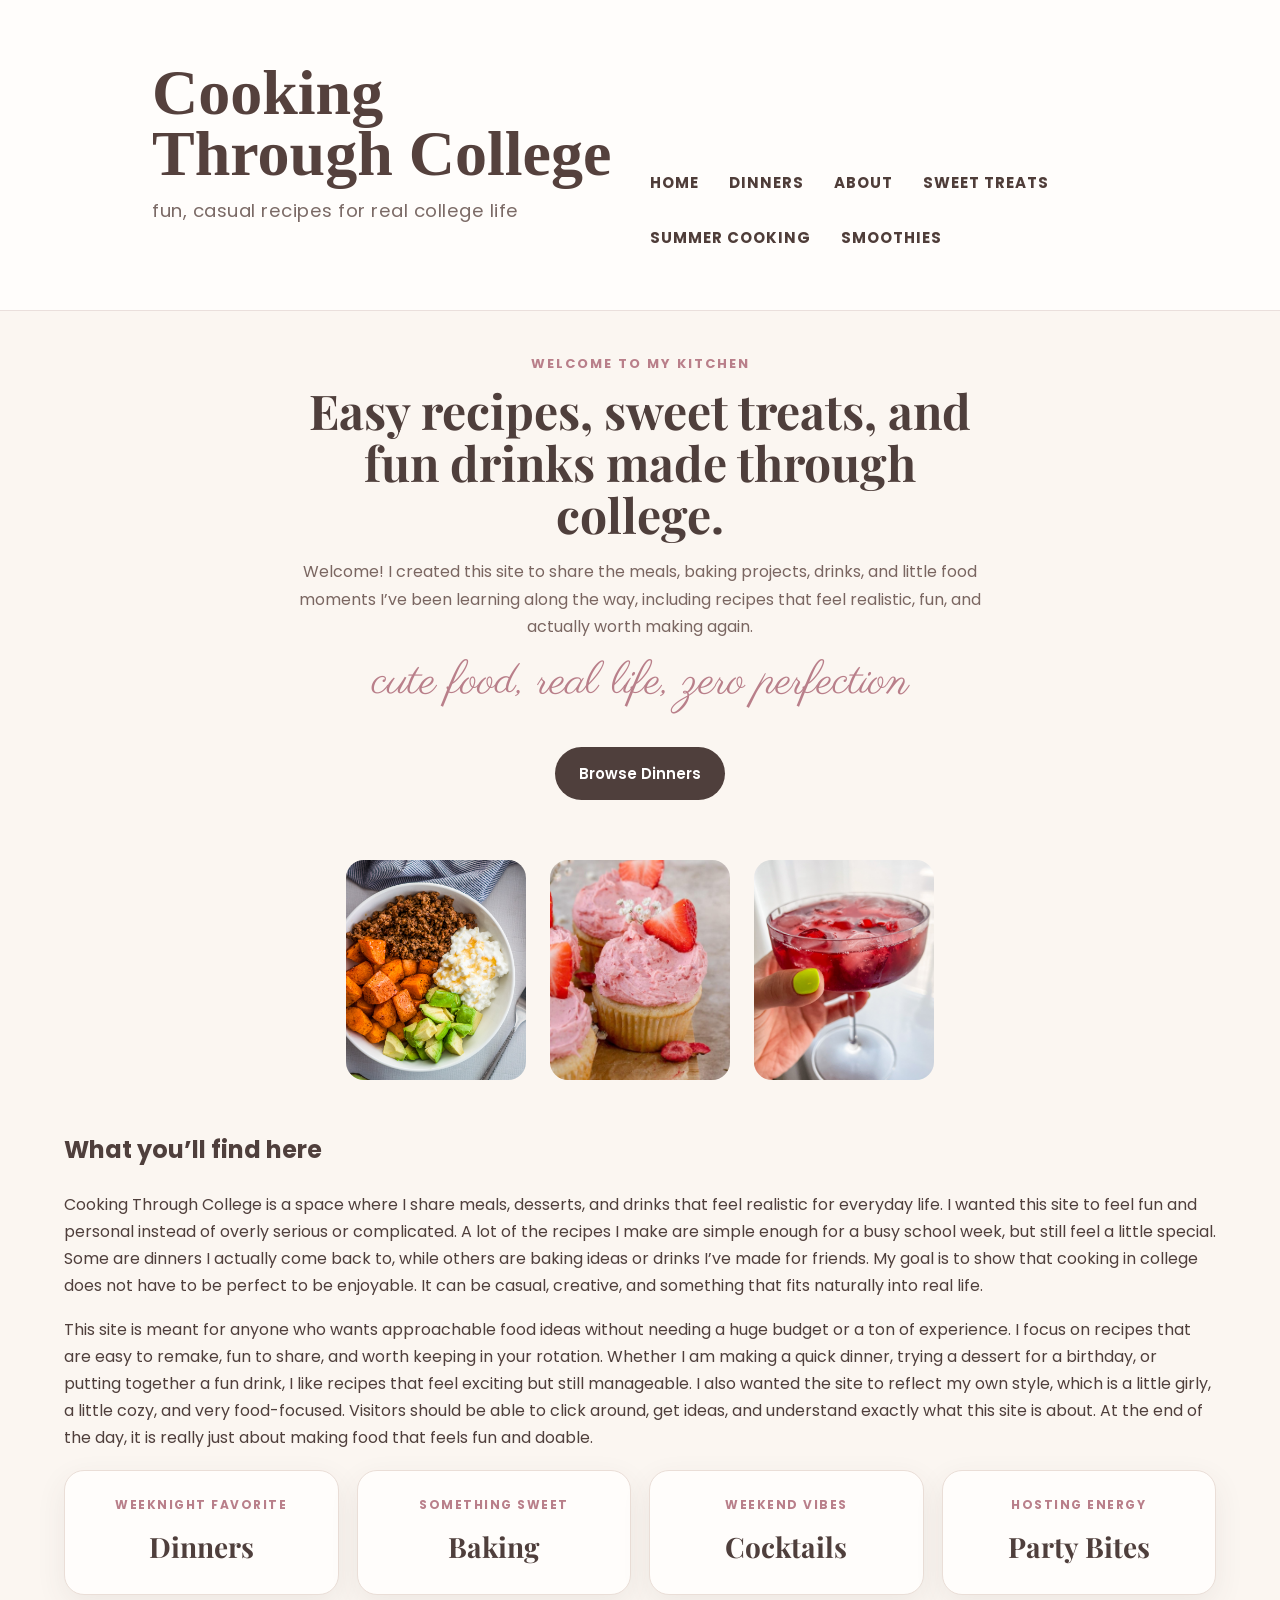
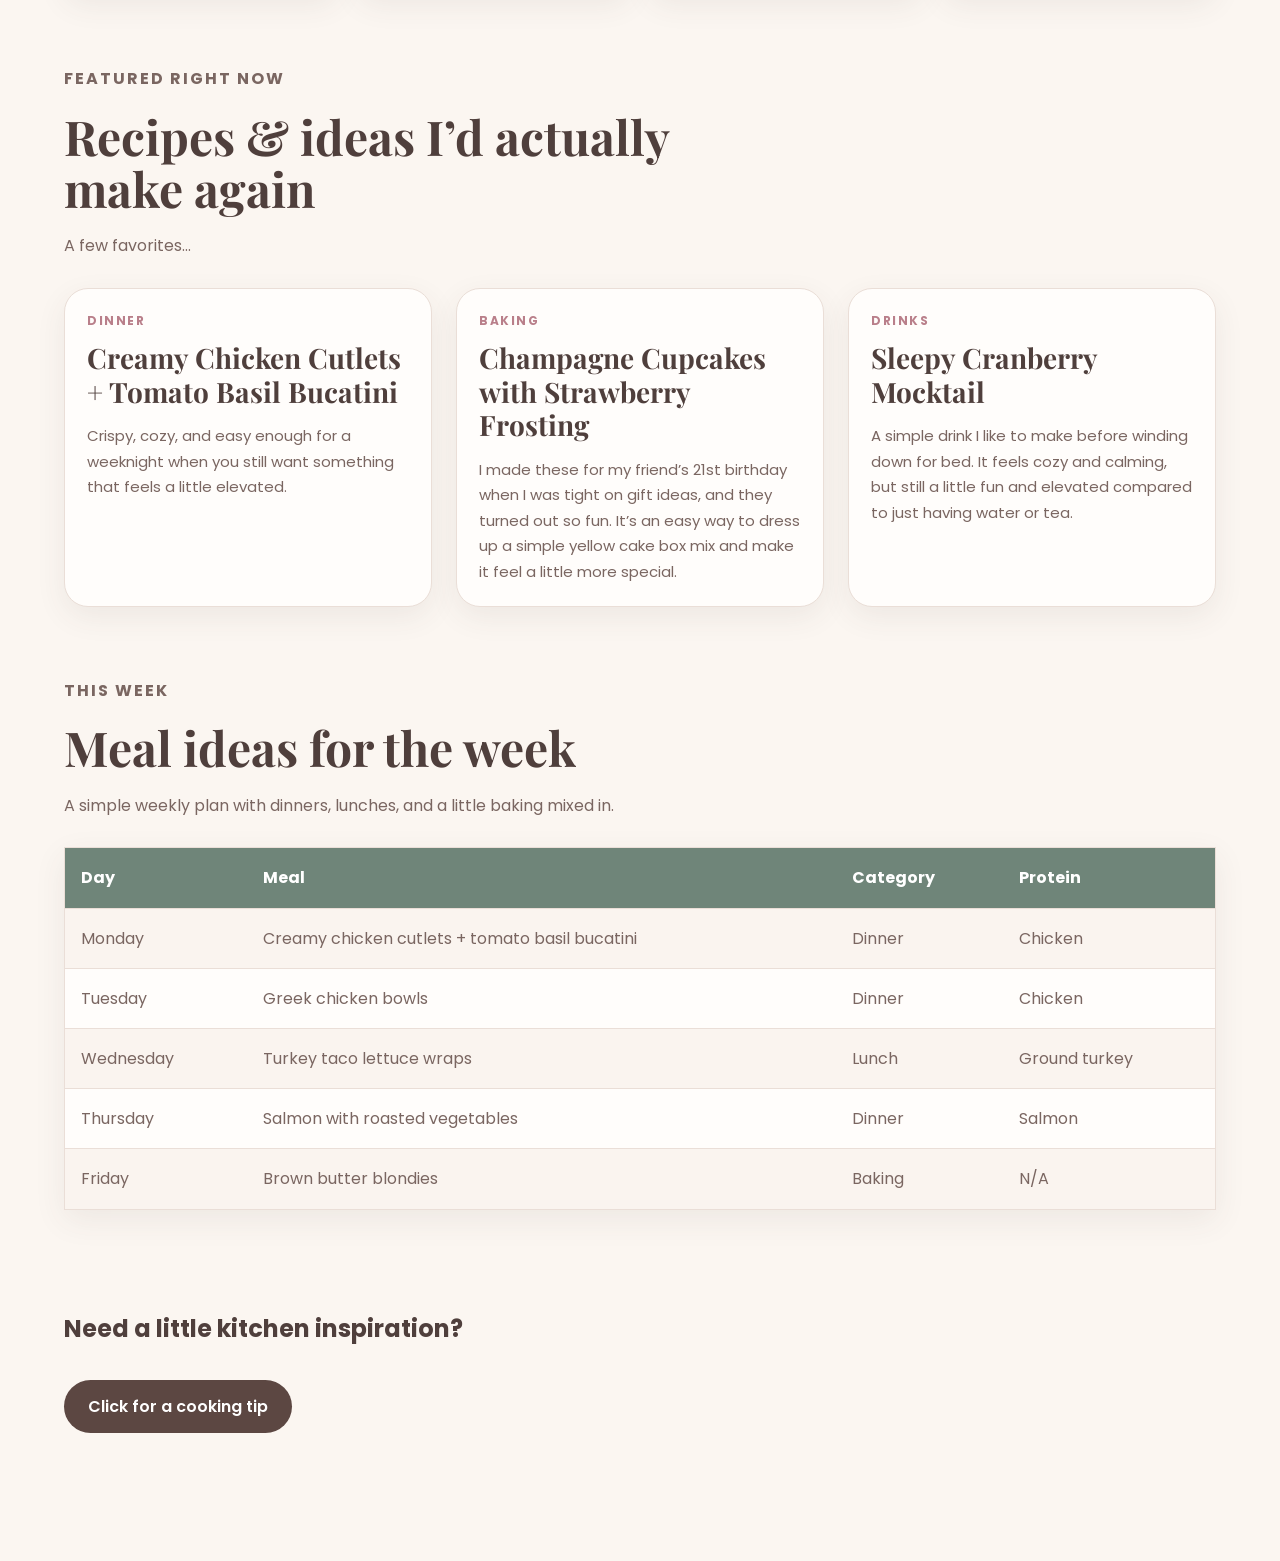
<file: index.html>
<!DOCTYPE html>
<html lang="en">
<head>
  <meta charset="UTF-8">
  <meta name="viewport" content="width=device-width, initial-scale=1.0">
  <title>Cooking Through College</title>

  <link rel="preconnect" href="https://fonts.googleapis.com">
  <link rel="preconnect" href="https://fonts.gstatic.com" crossorigin>
  <link href="https://fonts.googleapis.com/css2?family=Parisienne&family=Playfair+Display:wght@600;700&family=Poppins:wght@300;400;500;600;700&display=swap" rel="stylesheet">

  <link rel="stylesheet" href="styles.css">
</head>
<body>

  <header class="site-header">
    <div class="nav-wrap">
      <div class="logo-area">
        <h1>Cooking Through College</h1>
        <p class="tagline">fun, casual recipes for real college life</p>
      </div>

     <nav>
  <a href="index.html">Home</a>
  <a href="dinners.html">Dinners</a>
  <a href="about.html">About</a>
  <a href="materialize.html">Sweet Treats</a>
  <a href="jquery.html">Summer Cooking</a>
  <a href="bootstrap.html">Smoothies</a>
</nav>
    </div>
  </header>

  <main>
    <section class="hero">
      <div class="hero-text">
        <p class="eyebrow">WELCOME TO MY KITCHEN</p>
        <h2>Easy recipes, sweet treats, and fun drinks made through college.</h2>
        <p class="hero-description">
          Welcome! I created this site to share the meals, baking projects, drinks, and
          little food moments I’ve been learning along the way, including recipes
          that feel realistic, fun, and actually worth making again.
        </p>
        <p class="script-line">cute food, real life, zero perfection</p>
        <a class="hero-button" href="dinners.html">Browse Dinners</a>
      </div>
    </section>

    <section class="home-gallery">
      <img src="images/dinner.jpg" alt="Ground beef bowl with sweet potatoes and avocado">
      <img src="images/cupcakes.jpg" alt="Champagne cupcakes with strawberry frosting">
      <img src="images/mocktail.jpg" alt="Sleepy cranberry mocktail">
    </section>

    <section class="home-intro">
      <h2>What you’ll find here</h2>
      <p>
        Cooking Through College is a space where I share meals, desserts, and drinks that feel realistic for everyday life.
        I wanted this site to feel fun and personal instead of overly serious or complicated.
        A lot of the recipes I make are simple enough for a busy school week, but still feel a little special.
        Some are dinners I actually come back to, while others are baking ideas or drinks I’ve made for friends.
        My goal is to show that cooking in college does not have to be perfect to be enjoyable.
        It can be casual, creative, and something that fits naturally into real life.
      </p>

      <p>
        This site is meant for anyone who wants approachable food ideas without needing a huge budget or a ton of experience.
        I focus on recipes that are easy to remake, fun to share, and worth keeping in your rotation.
        Whether I am making a quick dinner, trying a dessert for a birthday, or putting together a fun drink, I like recipes that feel exciting but still manageable.
        I also wanted the site to reflect my own style, which is a little girly, a little cozy, and very food-focused.
        Visitors should be able to click around, get ideas, and understand exactly what this site is about.
        At the end of the day, it is really just about making food that feels fun and doable.
      </p>
    </section>

    <section class="category-preview">
      <div class="category-card">
        <p class="category-label">WEEKNIGHT FAVORITE</p>
        <h3>Dinners</h3>
      </div>

      <div class="category-card">
        <p class="category-label">SOMETHING SWEET</p>
        <h3>Baking</h3>
      </div>

      <div class="category-card">
        <p class="category-label">WEEKEND VIBES</p>
        <h3>Cocktails</h3>
      </div>

      <div class="category-card">
        <p class="category-label">HOSTING ENERGY</p>
        <h3>Party Bites</h3>
      </div>
    </section>

    <section class="featured-recipes">
      <div class="section-heading">
        <p class="eyebrow">FEATURED RIGHT NOW</p>
        <h2>Recipes & ideas I’d actually make again</h2>
        <p>A few favorites...</p>
      </div>

      <div class="recipe-grid">
        <article class="recipe-card">
          <div class="recipe-card-content">
            <p class="recipe-type">DINNER</p>
            <h3>Creamy Chicken Cutlets + Tomato Basil Bucatini</h3>
            <p>
              Crispy, cozy, and easy enough for a weeknight when you still want
              something that feels a little elevated.
            </p>
          </div>
        </article>

        <article class="recipe-card">
          <div class="recipe-card-content">
            <p class="recipe-type">BAKING</p>
            <h3>Champagne Cupcakes with Strawberry Frosting</h3>
            <p>
              I made these for my friend’s 21st birthday when I was tight on gift ideas, and they turned out so fun.
              It’s an easy way to dress up a simple yellow cake box mix and make it feel a little more special.
            </p>
          </div>
        </article>

        <article class="recipe-card">
          <div class="recipe-card-content">
            <p class="recipe-type">DRINKS</p>
            <h3>Sleepy Cranberry Mocktail</h3>
            <p>
              A simple drink I like to make before winding down for bed. It feels cozy and calming,
              but still a little fun and elevated compared to just having water or tea.
            </p>
          </div>
        </article>
      </div>
    </section>

    <section class="week-section">
      <div class="section-heading">
        <p class="eyebrow">THIS WEEK</p>
        <h2>Meal ideas for the week</h2>
        <p>
          A simple weekly plan with dinners, lunches, and a little baking mixed in.
        </p>
      </div>

      <table>
        <tr>
          <th>Day</th>
          <th>Meal</th>
          <th>Category</th>
          <th>Protein</th>
        </tr>
        <tr>
          <td>Monday</td>
          <td>Creamy chicken cutlets + tomato basil bucatini</td>
          <td>Dinner</td>
          <td>Chicken</td>
        </tr>
        <tr>
          <td>Tuesday</td>
          <td>Greek chicken bowls</td>
          <td>Dinner</td>
          <td>Chicken</td>
        </tr>
        <tr>
          <td>Wednesday</td>
          <td>Turkey taco lettuce wraps</td>
          <td>Lunch</td>
          <td>Ground turkey</td>
        </tr>
        <tr>
          <td>Thursday</td>
          <td>Salmon with roasted vegetables</td>
          <td>Dinner</td>
          <td>Salmon</td>
        </tr>
        <tr>
          <td>Friday</td>
          <td>Brown butter blondies</td>
          <td>Baking</td>
          <td>N/A</td>
        </tr>
      </table>
    </section>

    <section class="kitchen-tip">
      <h2>Need a little kitchen inspiration?</h2>
      <button onclick="showTip()">Click for a cooking tip</button>
      <p id="tip-message"></p>
    </section>
  </main>

  <script>
    function showTip() {
      document.getElementById("tip-message").innerHTML =
        "Start with simple recipes you’ll actually make again—easy food is still good food.";
    }
  </script>

</body>
</html>
</file>
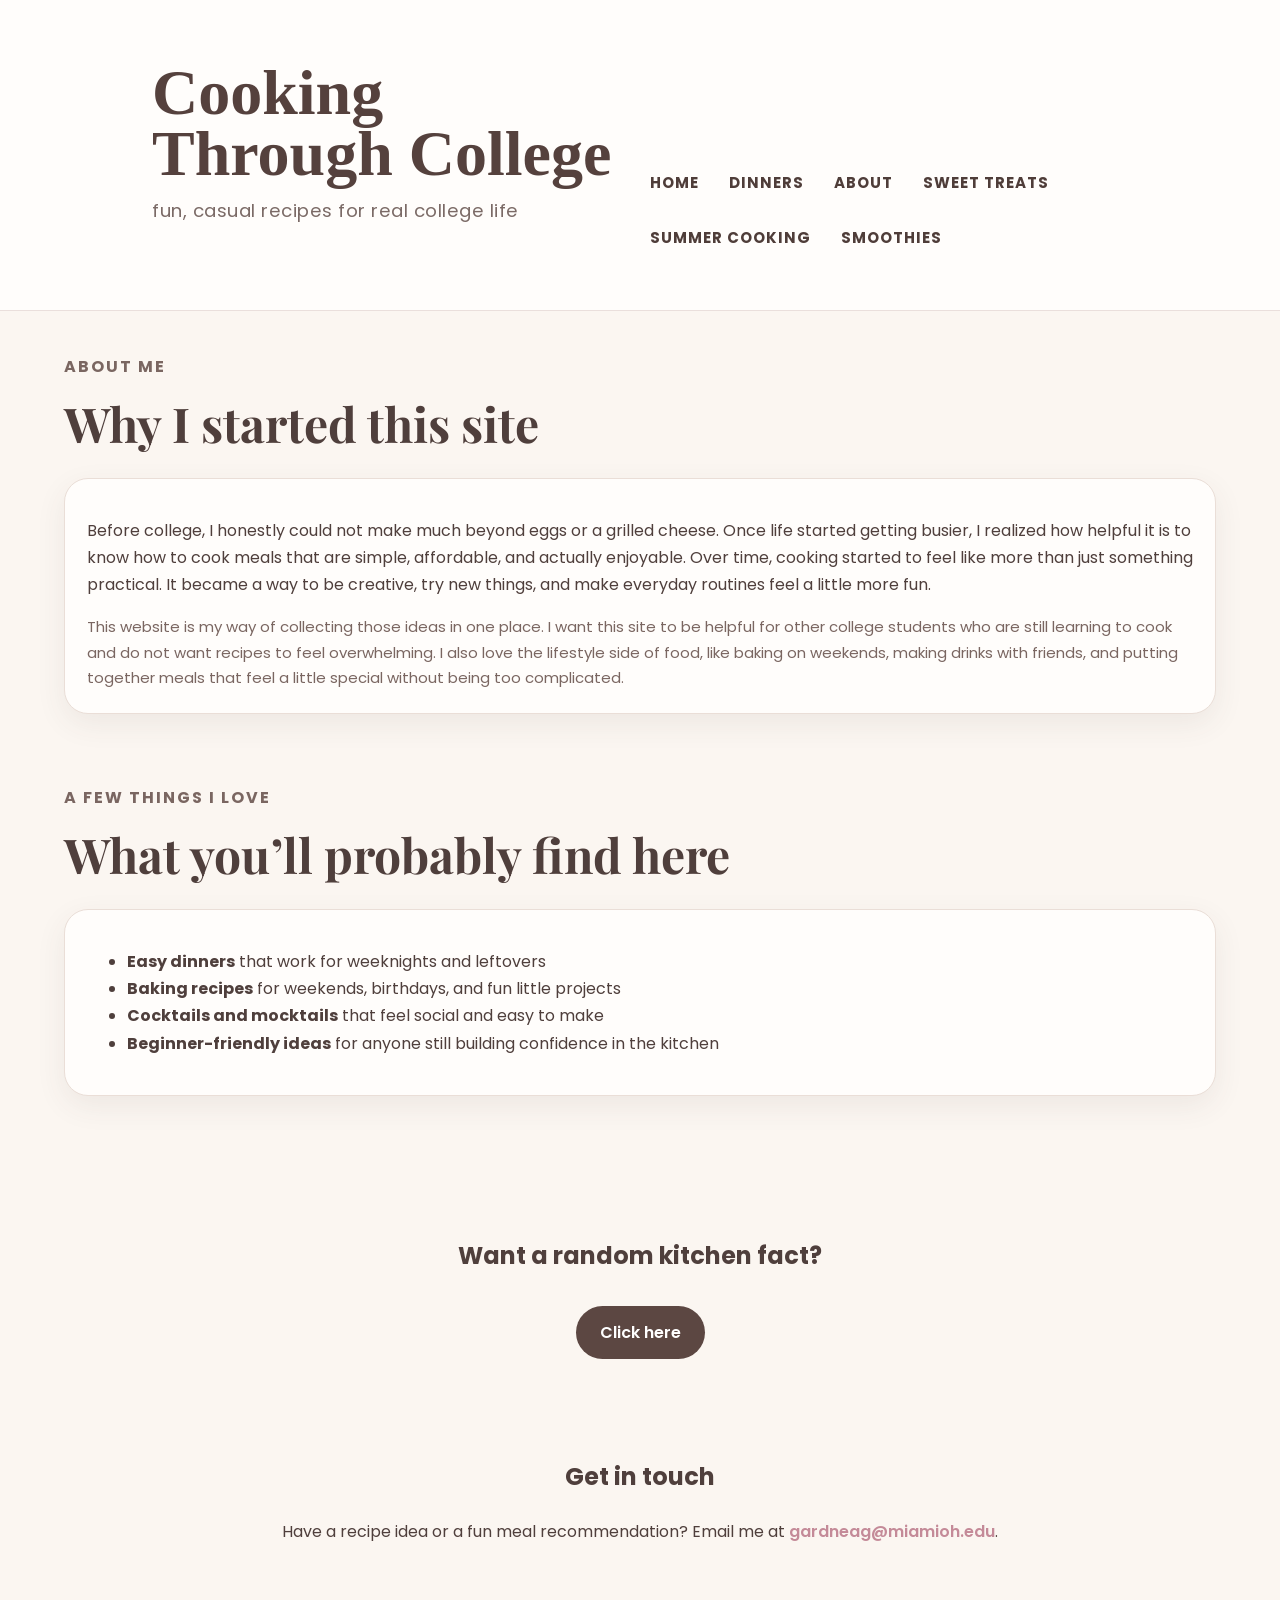
<file: about.html>
<!DOCTYPE html>
<html lang="en">
<head>
  <meta charset="UTF-8">
  <meta name="viewport" content="width=device-width, initial-scale=1.0">
  <title>About | Cooking Through College</title>

  <link rel="preconnect" href="https://fonts.googleapis.com">
  <link rel="preconnect" href="https://fonts.gstatic.com" crossorigin>
  <link href="https://fonts.googleapis.com/css2?family=Parisienne&family=Playfair+Display:wght@600;700&family=Poppins:wght@300;400;500;600;700&display=swap" rel="stylesheet">

  <link rel="stylesheet" href="styles.css">
</head>
<body>

  <header class="site-header">
    <div class="nav-wrap">
      <div class="logo-area">
        <h1>Cooking Through College</h1>
        <p class="tagline">fun, casual recipes for real college life</p>
      </div>
<nav>
  <a href="index.html">Home</a>
  <a href="dinners.html">Dinners</a>
  <a href="about.html">About</a>
  <a href="materialize.html">Sweet Treats</a>
  <a href="jquery.html">Summer Cooking</a>
  <a href="bootstrap.html">Smoothies</a>
</nav>
    </div>
  </header>

  <main>
    <section class="section-heading">
      <p class="eyebrow">ABOUT ME</p>
      <h2>Why I started this site</h2>
    </section>

    <section class="featured-recipes">
      <article class="recipe-card">
        <div class="recipe-card-content">
          <p>
            Before college, I honestly could not make much beyond eggs or a grilled cheese.
            Once life started getting busier, I realized how helpful it is to know how to
            cook meals that are simple, affordable, and actually enjoyable. Over time,
            cooking started to feel like more than just something practical. It became a way
            to be creative, try new things, and make everyday routines feel a little more fun.
          </p>

          <p>
            This website is my way of collecting those ideas in one place. I want this site
            to be helpful for other college students who are still learning to cook and do
            not want recipes to feel overwhelming. I also love the lifestyle side of food,
            like baking on weekends, making drinks with friends, and putting together meals
            that feel a little special without being too complicated.
          </p>
        </div>
      </article>
    </section>

    <aside class="featured-recipes">
      <div class="section-heading">
        <p class="eyebrow">A FEW THINGS I LOVE</p>
        <h2>What you’ll probably find here</h2>
      </div>

      <article class="recipe-card">
        <div class="recipe-card-content">
          <ul>
            <li><strong>Easy dinners</strong> that work for weeknights and leftovers</li>
            <li><strong>Baking recipes</strong> for weekends, birthdays, and fun little projects</li>
            <li><strong>Cocktails and mocktails</strong> that feel social and easy to make</li>
            <li><strong>Beginner-friendly ideas</strong> for anyone still building confidence in the kitchen</li>
          </ul>
        </div>
      </article>
    </aside>

    <section class="about-fun">
      <h2>Want a random kitchen fact?</h2>
      <button onclick="showFact()">Click here</button>
      <p id="fun-fact"></p>
    </section>

    <section class="contact-preview">
      <h2>Get in touch</h2>
      <p>
        Have a recipe idea or a fun meal recommendation? Email me at
        <a href="mailto:gardneag@miamioh.edu">gardneag@miamioh.edu</a>.
      </p>
    </section>
  </main>

  <script>
    function showFact() {
      document.getElementById("fun-fact").innerHTML =
        "One of my favorite parts of cooking is finding simple recipes that still feel a little special.";
    }
  </script>
</body>
</html>
</file>
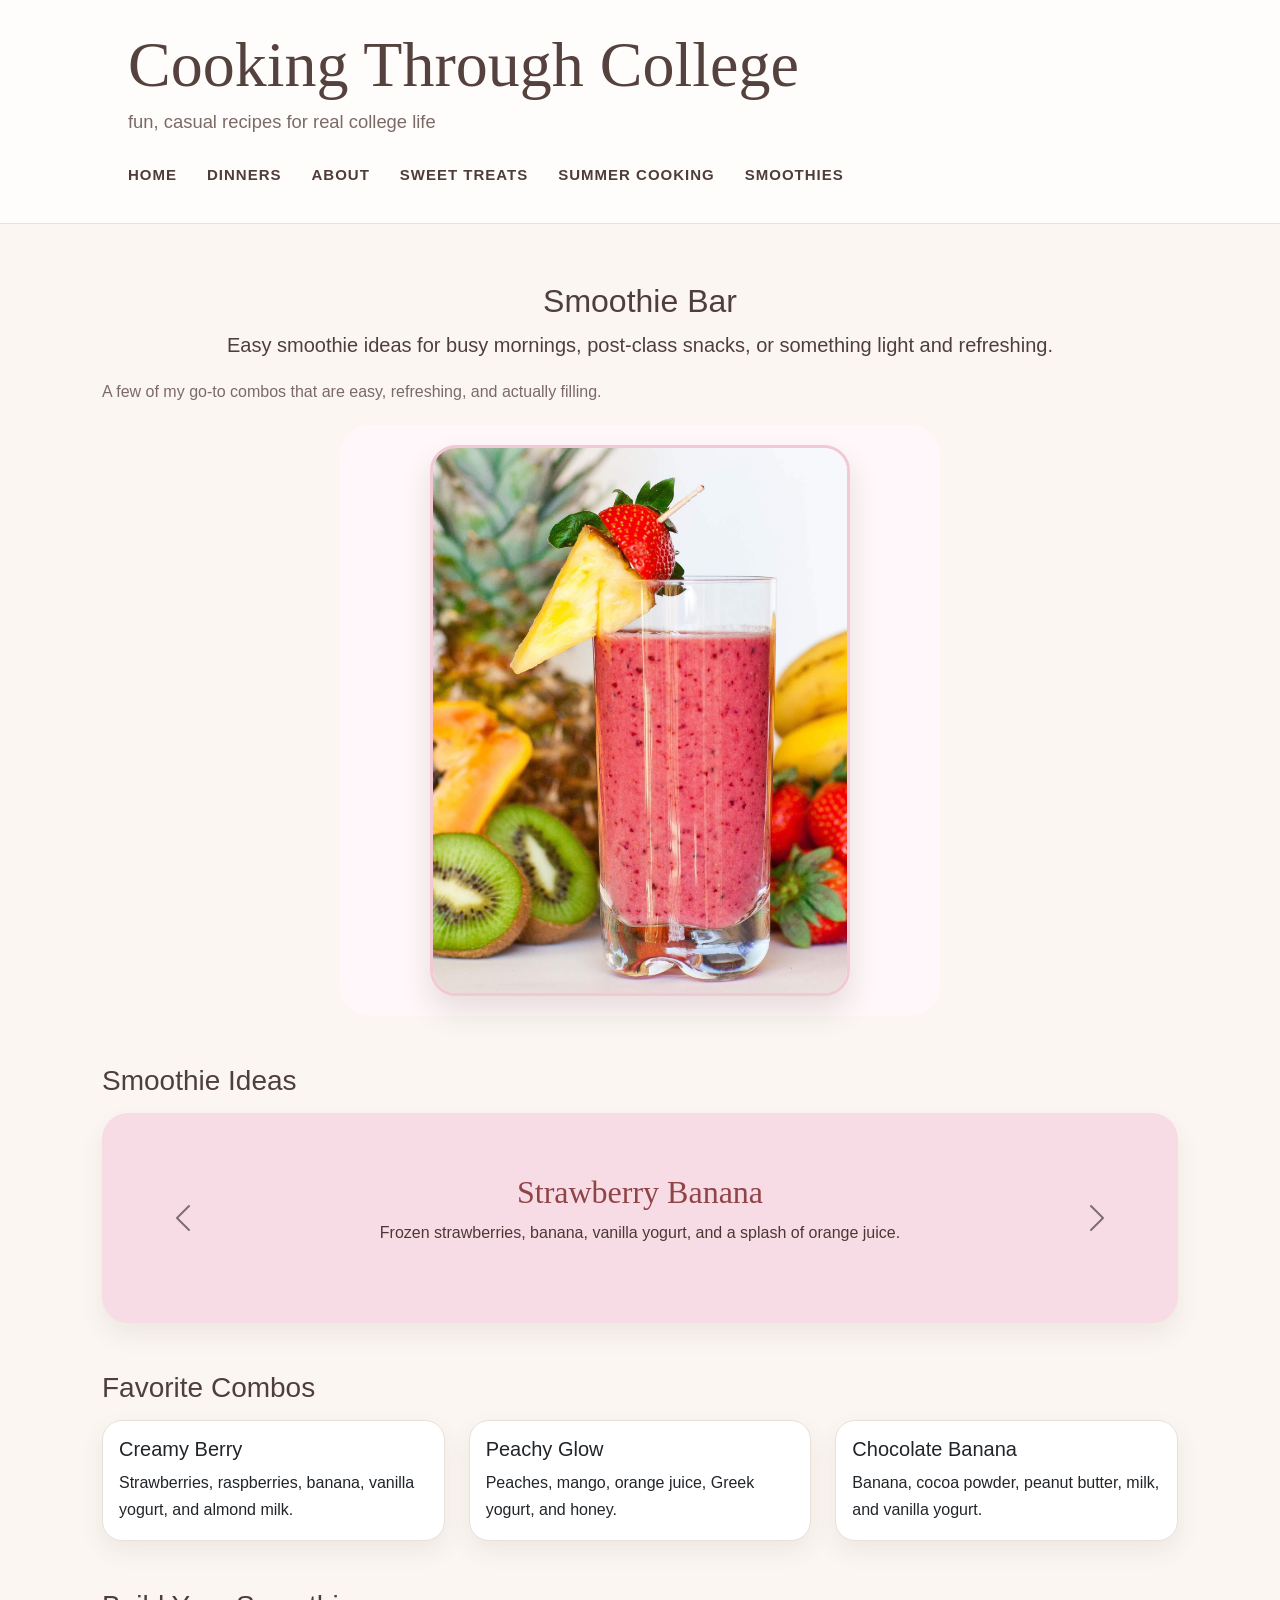
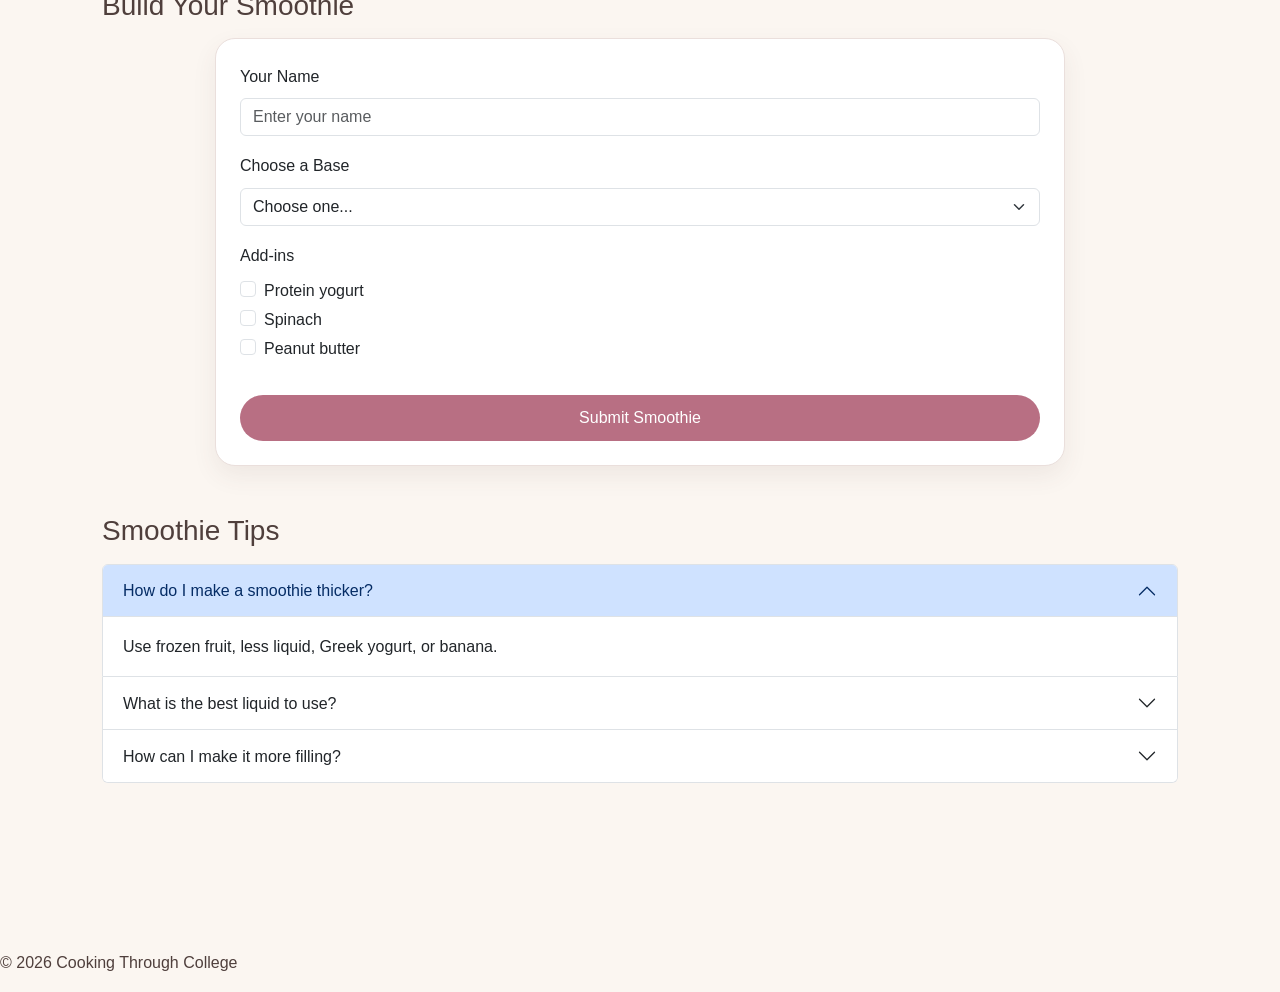
<file: bootstrap.html>
<!DOCTYPE html>
<html lang="en">
<head>
  <meta charset="UTF-8" />
  <meta name="viewport" content="width=device-width, initial-scale=1.0" />
  <title>Smoothies | Cooking Through College</title>
  <link href="https://cdn.jsdelivr.net/npm/bootstrap@5.3.8/dist/css/bootstrap.min.css" rel="stylesheet">
  <link rel="stylesheet" href="styles.css">
</head>
<body>
<header class="site-header">
  <div class="header-inner">
    <div>
      <h1>Cooking Through College</h1>
      <p>fun, casual recipes for real college life</p>
    </div>

    <nav>
      <a href="index.html">Home</a>
      <a href="dinners.html">Dinners</a>
      <a href="about.html">About</a>
      <a href="materialize.html">Sweet Treats</a>
      <a href="jquery.html">Summer Cooking</a>
      <a href="bootstrap.html">Smoothies</a>
    </nav>
  </div>
</header>
<main class="container mt-3 mb-5">

    <section class="text-center mb-4 smoothie-intro">
      <h2 class="page-title">Smoothie Bar</h2>
      <p class="lead">Easy smoothie ideas for busy mornings, post-class snacks, or something light and refreshing.</p>
    </section>
    <p style="color:#7b6a66; margin-bottom:10px;">
  A few of my go-to combos that are easy, refreshing, and actually filling.
</p>
<section class="smoothie-hero mb-5">
  <img src="images/smoothie.jpg" alt="Fresh smoothie with fruit">
</section>
    <section class="mb-5">
      <h3 class="page-title mb-3">Smoothie Ideas</h3>

      <div id="smoothieCarousel" class="carousel slide" data-bs-ride="carousel">
        <div class="carousel-inner">

          <div class="carousel-item active smoothie-slide">
            <h3>Strawberry Banana</h3>
            <p>Frozen strawberries, banana, vanilla yogurt, and a splash of orange juice.</p>
          </div>

          <div class="carousel-item smoothie-slide">
            <h3>Tropical Green</h3>
            <p>Mango, pineapple, spinach, banana, and coconut water.</p>
          </div>

          <div class="carousel-item smoothie-slide">
            <h3>Berry Protein</h3>
            <p>Frozen berries, vanilla protein yogurt, banana, and almond milk.</p>
          </div>

        </div>

        <button class="carousel-control-prev" type="button" data-bs-target="#smoothieCarousel" data-bs-slide="prev">
          <span class="carousel-control-prev-icon"></span>
        </button>

        <button class="carousel-control-next" type="button" data-bs-target="#smoothieCarousel" data-bs-slide="next">
          <span class="carousel-control-next-icon"></span>
        </button>
      </div>
    </section>

    <section class="mb-5">
      <h3 class="page-title mb-3">Favorite Combos</h3>

      <div class="row g-4">
        <div class="col-md-4">
          <div class="card smoothie-card h-100">
            <div class="card-body">
              <h5 class="card-title">Creamy Berry</h5>
              <p class="card-text">Strawberries, raspberries, banana, vanilla yogurt, and almond milk.</p>
            </div>
          </div>
        </div>

        <div class="col-md-4">
          <div class="card smoothie-card h-100">
            <div class="card-body">
              <h5 class="card-title">Peachy Glow</h5>
              <p class="card-text">Peaches, mango, orange juice, Greek yogurt, and honey.</p>
            </div>
          </div>
        </div>

        <div class="col-md-4">
          <div class="card smoothie-card h-100">
            <div class="card-body">
              <h5 class="card-title">Chocolate Banana</h5>
              <p class="card-text">Banana, cocoa powder, peanut butter, milk, and vanilla yogurt.</p>
            </div>
          </div>
        </div>
      </div>
    </section>

    <section class="mb-5">
      <h3 class="page-title mb-3">Build Your Smoothie</h3>

      <form class="card smoothie-card p-4">
        <div class="mb-3">
          <label for="name" class="form-label">Your Name</label>
          <input type="text" class="form-control" id="name" placeholder="Enter your name">
        </div>

        <div class="mb-3">
          <label for="base" class="form-label">Choose a Base</label>
          <select class="form-select" id="base">
            <option selected>Choose one...</option>
            <option>Almond milk</option>
            <option>Orange juice</option>
            <option>Coconut water</option>
            <option>Regular milk</option>
          </select>
        </div>

        <div class="mb-3">
          <label class="form-label">Add-ins</label>

          <div class="form-check">
            <input class="form-check-input" type="checkbox" id="protein">
            <label class="form-check-label" for="protein">Protein yogurt</label>
          </div>

          <div class="form-check">
            <input class="form-check-input" type="checkbox" id="spinach">
            <label class="form-check-label" for="spinach">Spinach</label>
          </div>

          <div class="form-check">
            <input class="form-check-input" type="checkbox" id="peanutButter">
            <label class="form-check-label" for="peanutButter">Peanut butter</label>
          </div>
        </div>

        <button type="submit" class="btn btn-pink">Submit Smoothie</button>
      </form>
    </section>

    <section class="mb-5">
      <h3 class="page-title mb-3">Smoothie Tips</h3>

      <div class="accordion" id="smoothieTips">

        <div class="accordion-item">
          <h2 class="accordion-header">
            <button class="accordion-button" type="button" data-bs-toggle="collapse" data-bs-target="#tipOne">
              How do I make a smoothie thicker?
            </button>
          </h2>
          <div id="tipOne" class="accordion-collapse collapse show" data-bs-parent="#smoothieTips">
            <div class="accordion-body">
              Use frozen fruit, less liquid, Greek yogurt, or banana.
            </div>
          </div>
        </div>

        <div class="accordion-item">
          <h2 class="accordion-header">
            <button class="accordion-button collapsed" type="button" data-bs-toggle="collapse" data-bs-target="#tipTwo">
              What is the best liquid to use?
            </button>
          </h2>
          <div id="tipTwo" class="accordion-collapse collapse" data-bs-parent="#smoothieTips">
            <div class="accordion-body">
              Orange juice makes it sweeter, almond milk makes it creamier, and coconut water makes it lighter.
            </div>
          </div>
        </div>

        <div class="accordion-item">
          <h2 class="accordion-header">
            <button class="accordion-button collapsed" type="button" data-bs-toggle="collapse" data-bs-target="#tipThree">
              How can I make it more filling?
            </button>
          </h2>
          <div id="tipThree" class="accordion-collapse collapse" data-bs-parent="#smoothieTips">
            <div class="accordion-body">
              Add protein yogurt, peanut butter, oats, or chia seeds.
            </div>
          </div>
        </div>

      </div>
    </section>

  </main>

  <footer>
    <p>&copy; 2026 Cooking Through College</p>
  </footer>
  <script src="https://cdn.jsdelivr.net/npm/bootstrap@5.3.8/dist/js/bootstrap.bundle.min.js"></script>
</body>
</html>
</file>
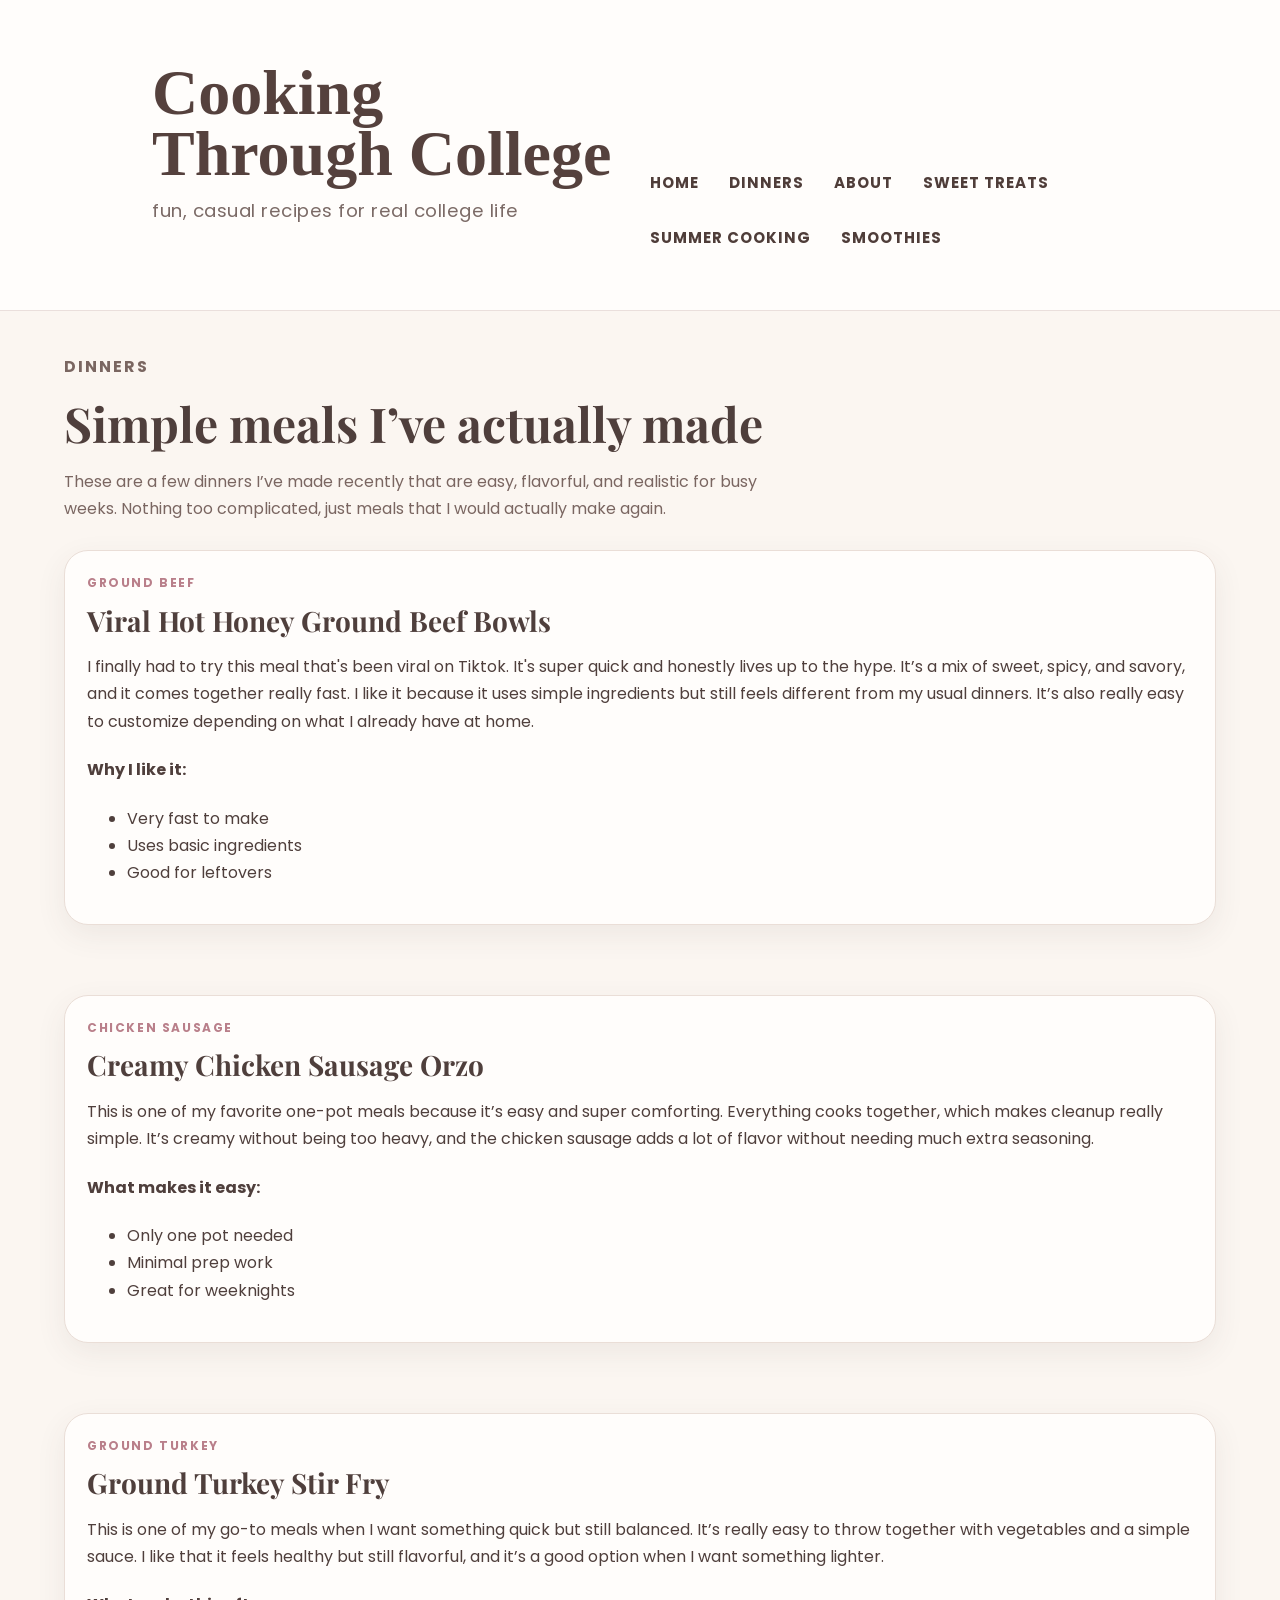
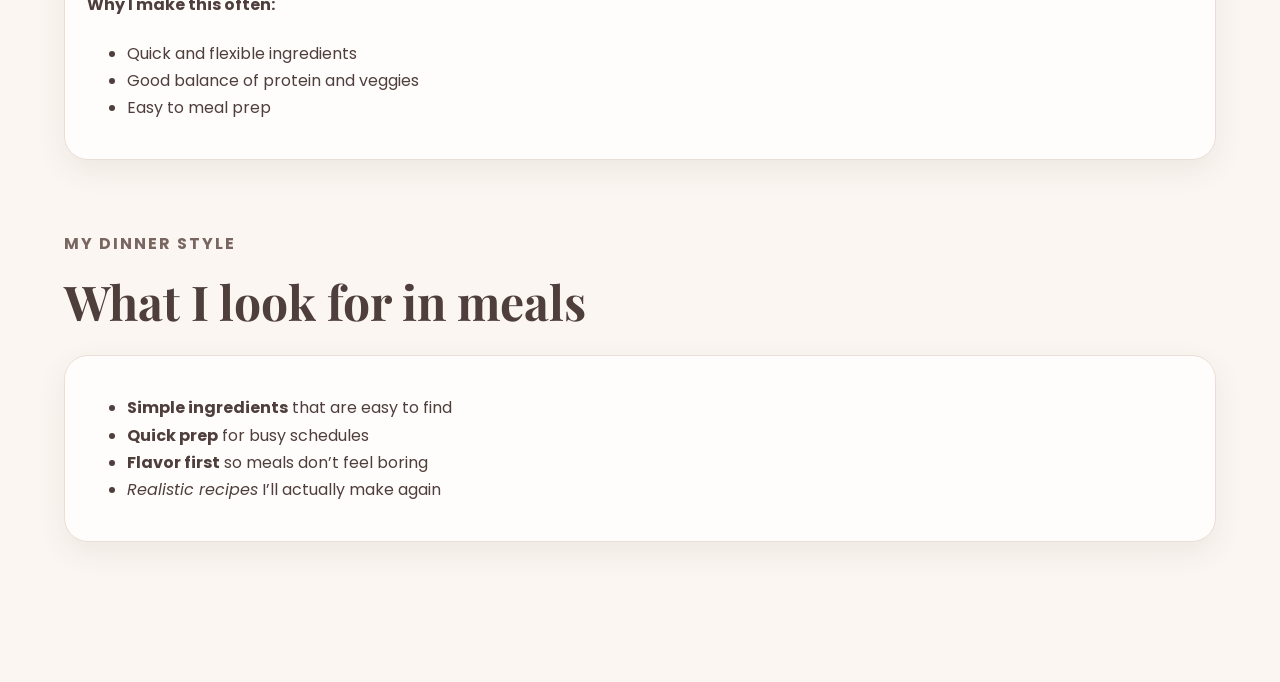
<file: dinners.html>
<!DOCTYPE html>
<html lang="en">
<head>
  <meta charset="UTF-8">
  <meta name="viewport" content="width=device-width, initial-scale=1.0">
  <title>Dinners | Cooking Through College</title>

  <link rel="preconnect" href="https://fonts.googleapis.com">
  <link rel="preconnect" href="https://fonts.gstatic.com" crossorigin>
  <link href="https://fonts.googleapis.com/css2?family=Parisienne&family=Playfair+Display:wght@600;700&family=Poppins:wght@300;400;500;600;700&display=swap" rel="stylesheet">

  <link rel="stylesheet" href="styles.css">
</head>
<body>

  <header class="site-header">
    <div class="nav-wrap">
      <div class="logo-area">
        <h1>Cooking Through College</h1>
        <p class="tagline">fun, casual recipes for real college life</p>
      </div>
<nav>
  <a href="index.html">Home</a>
  <a href="dinners.html">Dinners</a>
  <a href="about.html">About</a>
  <a href="materialize.html">Sweet Treats</a>
  <a href="jquery.html">Summer Cooking</a>
  <a href="bootstrap.html">Smoothies</a>
</nav>
    </div>
  </header>

  <main>

    <!-- Page Title -->
    <section class="section-heading">
      <p class="eyebrow">DINNERS</p>
      <h2>Simple meals I’ve actually made</h2>
      <p>
        These are a few dinners I’ve made recently that are easy, flavorful, and
        realistic for busy weeks. Nothing too complicated, just meals that I
        would actually make again.
      </p>
    </section>

    <!-- Dinner 1 -->
    <section class="featured-recipes">
      <article class="recipe-card">
        <div class="recipe-card-content">
          <p class="recipe-type">GROUND BEEF</p>
          <h3>Viral Hot Honey Ground Beef Bowls</h3>

          <p>
            I finally had to try this meal that's been viral on Tiktok. It's super quick and honestly lives up to the hype. It’s a mix of
            sweet, spicy, and savory, and it comes together really fast. I like it
            because it uses simple ingredients but still feels different from my usual
            dinners. It’s also really easy to customize depending on what I already
            have at home.
          </p>

          <h4>Why I like it:</h4>
          <ul>
            <li>Very fast to make</li>
            <li>Uses basic ingredients</li>
            <li>Good for leftovers</li>
          </ul>
        </div>
      </article>
    </section>

    <!-- Dinner 2 -->
    <section class="featured-recipes">
      <article class="recipe-card">
        <div class="recipe-card-content">
          <p class="recipe-type">CHICKEN SAUSAGE</p>
          <h3>Creamy Chicken Sausage Orzo</h3>

          <p>
            This is one of my favorite one-pot meals because it’s easy and super
            comforting. Everything cooks together, which makes cleanup really simple.
            It’s creamy without being too heavy, and the chicken sausage adds a lot of
            flavor without needing much extra seasoning.
          </p>

          <h4>What makes it easy:</h4>
          <ul>
            <li>Only one pot needed</li>
            <li>Minimal prep work</li>
            <li>Great for weeknights</li>
          </ul>
        </div>
      </article>
    </section>

    <!-- Dinner 3 -->
    <section class="featured-recipes">
      <article class="recipe-card">
        <div class="recipe-card-content">
          <p class="recipe-type">GROUND TURKEY</p>
          <h3>Ground Turkey Stir Fry</h3>

          <p>
            This is one of my go-to meals when I want something quick but still
            balanced. It’s really easy to throw together with vegetables and a simple
            sauce. I like that it feels healthy but still flavorful, and it’s a good
            option when I want something lighter.
          </p>

          <h4>Why I make this often:</h4>
          <ul>
            <li>Quick and flexible ingredients</li>
            <li>Good balance of protein and veggies</li>
            <li>Easy to meal prep</li>
          </ul>
        </div>
      </article>
    </section>

    <!-- Aside -->
    <aside class="featured-recipes">
      <div class="section-heading">
        <p class="eyebrow">MY DINNER STYLE</p>
        <h2>What I look for in meals</h2>
      </div>

      <article class="recipe-card">
        <div class="recipe-card-content">
          <ul>
            <li><strong>Simple ingredients</strong> that are easy to find</li>
            <li><strong>Quick prep</strong> for busy schedules</li>
            <li><strong>Flavor first</strong> so meals don’t feel boring</li>
            <li><em>Realistic recipes</em> I’ll actually make again</li>
          </ul>
        </div>
      </article>
    </aside>

  </main>
</body>
</html>
</file>
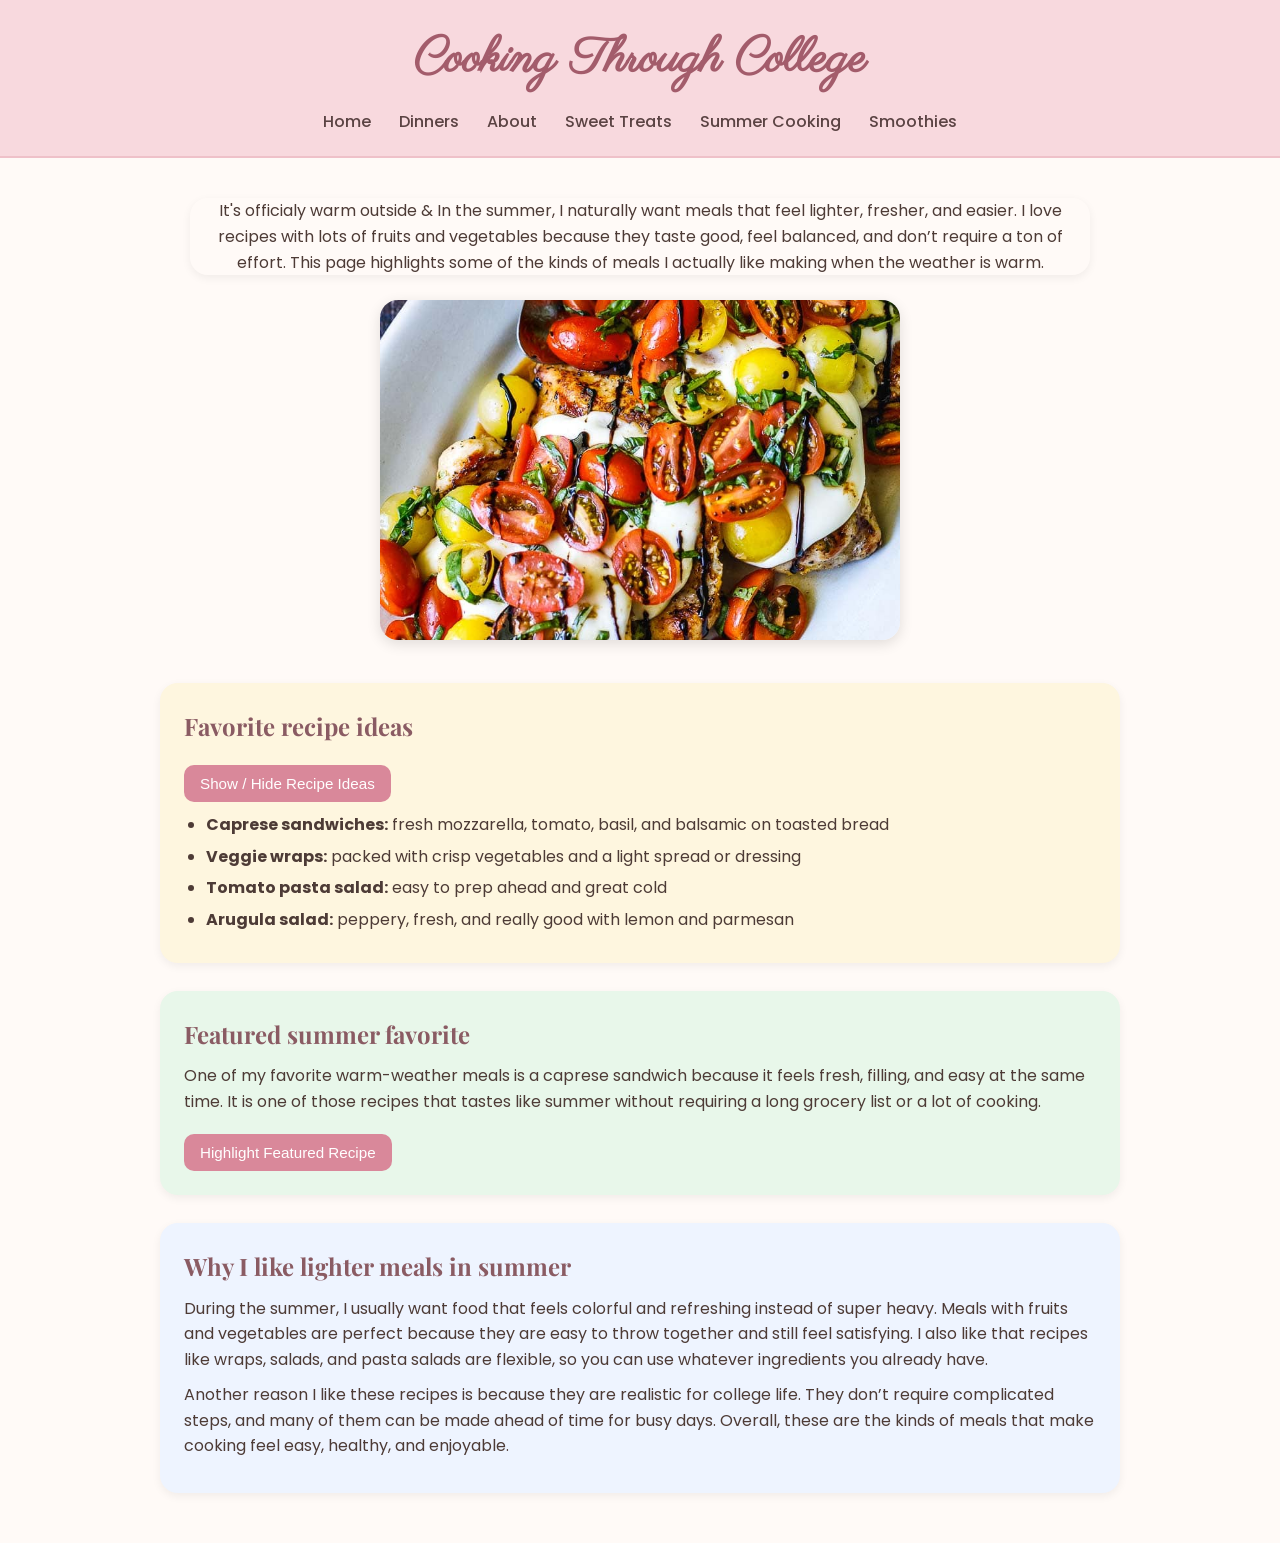
<file: jquery.html>
<!DOCTYPE html>
<html lang="en">
<head>
  <meta charset="UTF-8">
  <meta name="viewport" content="width=device-width, initial-scale=1.0">
  <title>Cooking Through College | Summer Cooking</title>

  <link rel="preconnect" href="https://fonts.googleapis.com">
  <link rel="preconnect" href="https://fonts.gstatic.com" crossorigin>
  <link href="https://fonts.googleapis.com/css2?family=Parisienne&family=Playfair+Display:wght@600;700&family=Poppins:wght@300;400;500;600&display=swap" rel="stylesheet">

  <script src="https://ajax.googleapis.com/ajax/libs/jquery/3.7.1/jquery.min.js"></script>

  <script>
    $(document).ready(function() {
      $(".disappear").click(function() {
        $(this).hide();
      });
    });

    $(document).ready(function() {
      $("#toggleBtn").click(function() {
        $("#recipeTips").toggle();
      });
    });

    $(document).ready(function() {
      $("#highlightBtn").click(function() {
        $("#featuredRecipe").css("color", "#c8647d").slideUp(1500).slideDown(1500);
      });
    });
  </script>

  <style>
    * {
      box-sizing: border-box;
      margin: 0;
      padding: 0;
    }

    body {
      font-family: 'Poppins', sans-serif;
      background-color: #fffaf7;
      color: #4d3b36;
      line-height: 1.6;
    }

    header {
      background-color: #f8d9de;
      text-align: center;
      padding: 22px 15px;
      border-bottom: 2px solid #efc1c9;
    }

    header h1 {
      font-family: 'Parisienne', cursive;
      font-size: 3rem;
      color: #a35c6b;
      margin-bottom: 8px;
    }

    nav {
      margin-top: 10px;
    }

    nav a {
      text-decoration: none;
      color: #5b4343;
      margin: 0 12px;
      font-weight: 500;
      font-size: 1rem;
    }

    nav a:hover {
      color: #c8647d;
    }

    .hero {
      max-width: 900px;
      margin: 40px auto 25px;
      padding: 0 20px;
      text-align: center;
    }

    .hero h2 {
      font-family: 'Playfair Display', serif;
      font-size: 2rem;
      color: #7a5a52;
      margin-bottom: 14px;
    }

    .hero p {
      margin-bottom: 14px;
      font-size: 1rem;
    }

    .featured-image {
      text-align: center;
      margin: 20px auto 35px;
      padding: 0 20px;
    }

    .featured-image img {
      width: 100%;
      max-width: 520px;
      height: 340px;
      object-fit: cover;
      border-radius: 18px;
      box-shadow: 0 4px 14px rgba(0, 0, 0, 0.12);
    }

    .container {
      max-width: 1000px;
      margin: 0 auto 50px;
      padding: 0 20px;
    }

    section {
      margin-bottom: 28px;
      padding: 24px;
      border-radius: 18px;
      box-shadow: 0 3px 10px rgba(0, 0, 0, 0.06);
    }

    .section-one {
      background-color: #fdecef;
    }

    .section-two {
      background-color: #fef6df;
    }

    .section-three {
      background-color: #e8f7ea;
    }

    .section-four {
      background-color: #eef4ff;
    }

    h3 {
      font-family: 'Playfair Display', serif;
      color: #8a5b63;
      font-size: 1.5rem;
      margin-bottom: 10px;
    }

    p {
      margin-bottom: 10px;
    }

    ul {
      margin-top: 10px;
      padding-left: 22px;
    }

    li {
      margin-bottom: 6px;
    }

    button {
      background-color: #d9889a;
      color: white;
      border: none;
      padding: 10px 16px;
      border-radius: 10px;
      cursor: pointer;
      font-size: 0.95rem;
      margin-top: 10px;
    }

    button:hover {
      background-color: #c96f84;
    }

    footer {
      text-align: center;
      background-color: #f8d9de;
      padding: 22px 15px;
      color: #5b4343;
      margin-top: 30px;
    }

    footer a {
      color: #8a5b63;
      text-decoration: none;
      font-weight: 600;
    }

    @media (max-width: 700px) {
      header h1 {
        font-size: 2.4rem;
      }

      nav a {
        display: inline-block;
        margin: 6px 8px;
      }

      .hero h2 {
        font-size: 1.6rem;
      }

      .featured-image img {
        height: 270px;
      }
    }
  </style>
</head>
<body>

  <header>
    <h1>Cooking Through College</h1>
    <nav>
  <a href="index.html">Home</a>
  <a href="dinners.html">Dinners</a>
  <a href="about.html">About</a>
  <a href="materialize.html">Sweet Treats</a>
  <a href="jquery.html">Summer Cooking</a>
  <a href="bootstrap.html">Smoothies</a>
</nav>
  </header>

  <section class="hero">
    <p>
      It's officialy warm outside & In the summer, I naturally want meals that feel lighter, fresher, and easier. I love recipes with lots of fruits and vegetables because they taste good, feel balanced, and don’t require a ton of effort. This page highlights some of the kinds of meals I actually like making when the weather is warm.
  </section>
  <div class="featured-image">
    <img src="images/summerdin.jpg" alt="Fresh summer food">
  </div>
  <div class="container">
    <section class="section-two">
      <h3>Favorite recipe ideas</h3>
      <button id="toggleBtn">Show / Hide Recipe Ideas</button>
      <div id="recipeTips">
        <ul>
          <li><strong>Caprese sandwiches:</strong> fresh mozzarella, tomato, basil, and balsamic on toasted bread</li>
          <li><strong>Veggie wraps:</strong> packed with crisp vegetables and a light spread or dressing</li>
          <li><strong>Tomato pasta salad:</strong> easy to prep ahead and great cold</li>
          <li><strong>Arugula salad:</strong> peppery, fresh, and really good with lemon and parmesan</li>
        </ul>
      </div>
    </section>
    <section class="section-three">
      <h3 id="featuredRecipe">Featured summer favorite</h3>
      <p>
        One of my favorite warm-weather meals is a caprese sandwich because it feels fresh, filling, and easy at the same time. It is one of those recipes that tastes like summer without requiring a long grocery list or a lot of cooking.
      </p>
      <button id="highlightBtn">Highlight Featured Recipe</button>
    </section>

    <section class="section-four">
      <h3>Why I like lighter meals in summer</h3>
      <p>
        During the summer, I usually want food that feels colorful and refreshing instead of super heavy. Meals with fruits and vegetables are perfect because they are easy to throw together and still feel satisfying. I also like that recipes like wraps, salads, and pasta salads are flexible, so you can use whatever ingredients you already have.
      </p>
      <p>
        Another reason I like these recipes is because they are realistic for college life. They don’t require complicated steps, and many of them can be made ahead of time for busy days. Overall, these are the kinds of meals that make cooking feel easy, healthy, and enjoyable.
      </p>
    </section>
  </div>
</body>
</html>
</file>
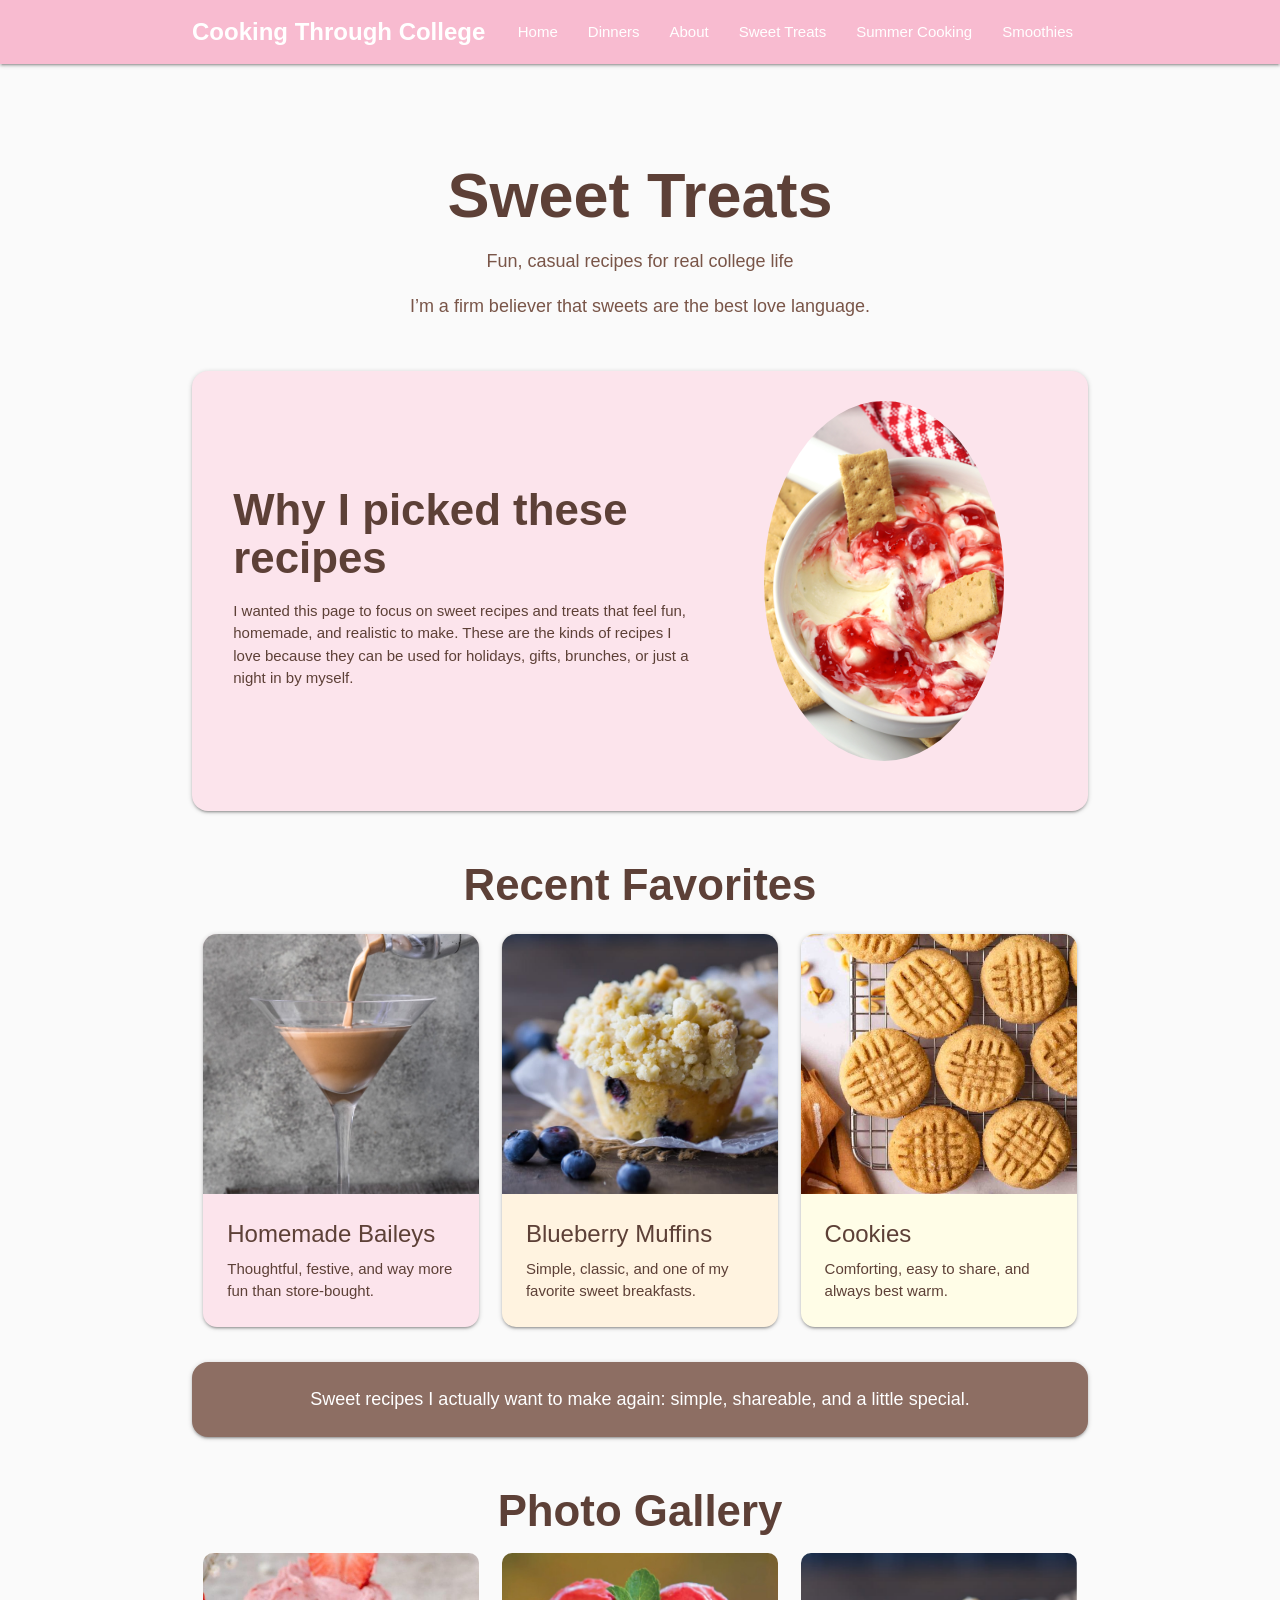
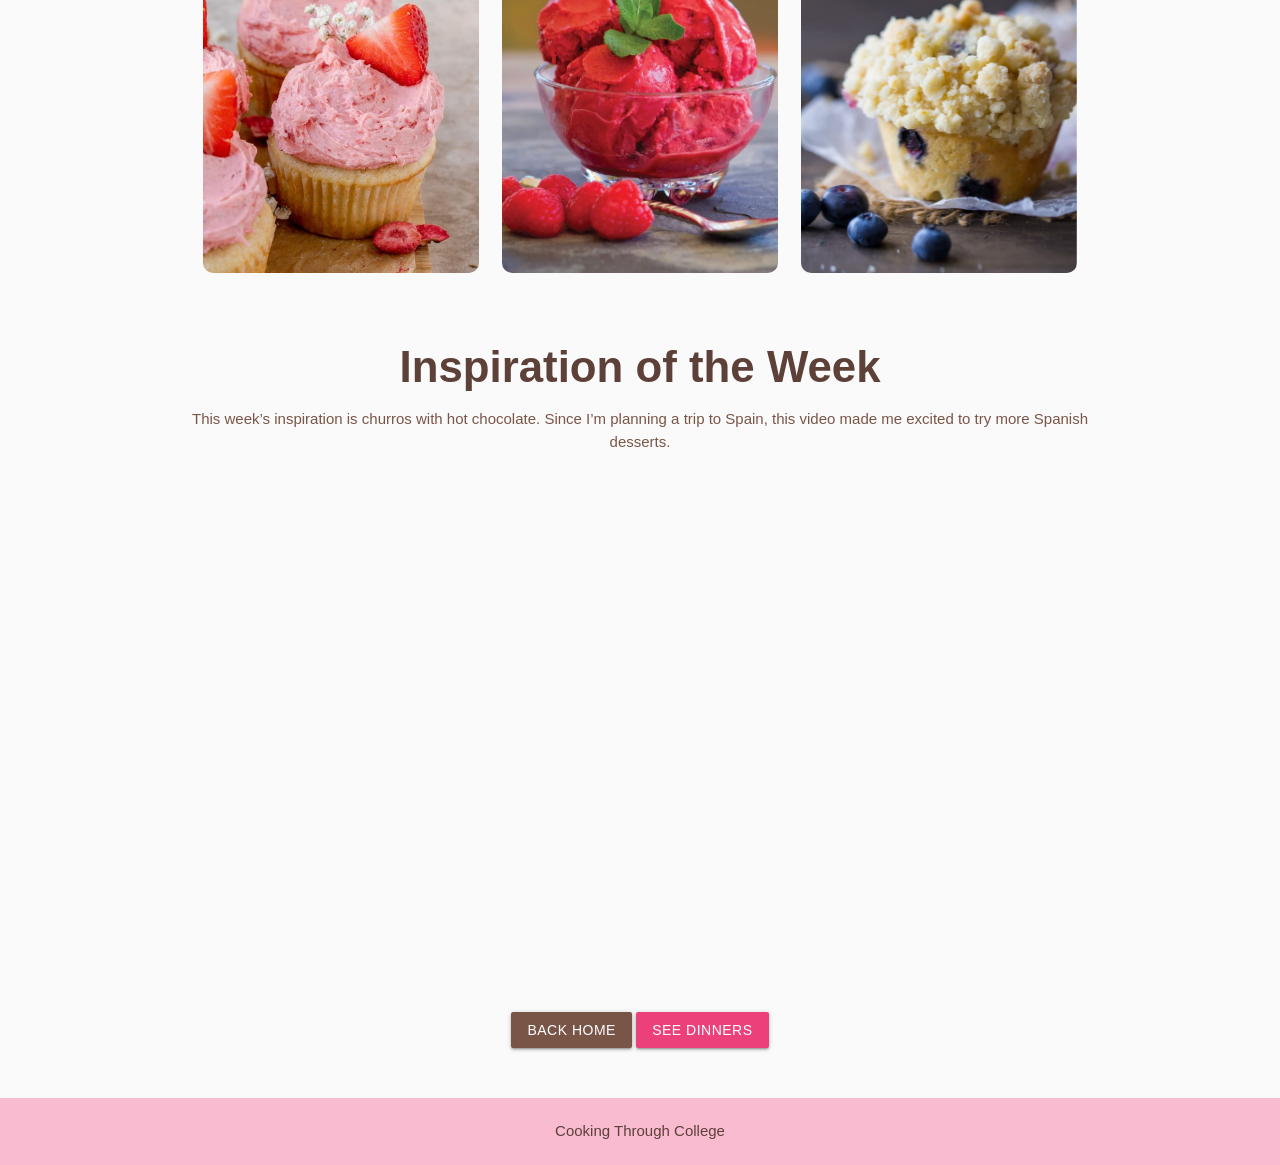
<file: materialize.html>
<!DOCTYPE html>
<html lang="en">
<head>
  <meta charset="UTF-8">
  <meta name="viewport" content="width=device-width, initial-scale=1.0">
  <title>Sweet Treats</title>

  <!-- Google Icons -->
  <link href="https://fonts.googleapis.com/icon?family=Material+Icons" rel="stylesheet">

  <!-- Materialize CSS -->
  <link rel="stylesheet" href="https://cdnjs.cloudflare.com/ajax/libs/materialize/1.0.0/css/materialize.min.css">

  <style>
    body {
      background-color: #fafafa;
      color: #5d4037;
    }

    nav {
      background-color: #f8bbd0;
    }

    .brand-logo {
      font-size: 1.6rem !important;
      font-weight: 600;
    }

    .page-header {
      padding: 55px 0 25px;
    }

    .page-header h1 {
      color: #5d4037;
      font-weight: 700;
      margin-bottom: 10px;
    }

    .tagline {
      color: #795548;
      font-size: 1rem;
      margin-bottom: 15px;
    }

    .page-header p {
      color: #795548;
      font-size: 1.2rem;
    }

    h3, h4, h5 {
      color: #5d4037;
      font-weight: 700;
    }

    .intro-box {
      padding: 30px;
      border-radius: 16px;
    }

    .circle-img {
      width: 240px;
      height: 240px;
      object-fit: cover;
      display: block;
      margin: 0 auto;
    }

    .card {
      border-radius: 14px;
      overflow: hidden;
    }

    .card-image img {
      width: 100%;
      height: 260px;
      object-fit: cover;
    }

    .quote-box {
      padding: 24px;
      border-radius: 16px;
      font-size: 1.2rem;
      margin-top: 20px;
    }

    .gallery-col {
      margin-bottom: 20px;
    }

    .gallery-col img.gallery-img {
      width: 100%;
      height: 320px !important;
      object-fit: cover;
      display: block;
      border-radius: 10px;
    }

    footer {
      margin-top: 50px;
      padding: 22px 0;
      text-align: center;
      background-color: #f8bbd0;
      color: #5d4037;
      font-weight: 500;
    }
  </style>
</head>

<body>

  <!-- Navigation -->
  <nav>
    <div class="nav-wrapper container">
      <a href="index.html" class="brand-logo">Cooking Through College</a>
      <ul class="right hide-on-med-and-down">
        <li><a href="index.html">Home</a></li>
        <li><a href="dinners.html">Dinners</a></li>
        <li><a href="about.html">About</a></li>
        <li><a href="materialize.html">Sweet Treats</a></li>
        <li><a href="jquery.html">Summer Cooking</a></li>
        <li><a href="bootstrap.html">Smoothies</a></li>
      </ul>
    </div>
  </nav>

  <!-- Header -->
  <div class="container center-align page-header">
    <h1>Sweet Treats</h1>
    <p class="tagline">Fun, casual recipes for real college life</p>
    <p>I’m a firm believer that sweets are the best love language.</p>
  </div>

  <!-- Intro Section -->
  <div class="container">
    <div class="card-panel pink lighten-5 z-depth-1 intro-box">
      <div class="row valign-wrapper">
        <div class="col s12 m7">
          <h3>Why I picked these recipes</h3>
          <p>
            I wanted this page to focus on sweet recipes and treats that feel fun, homemade, and realistic to make.
            These are the kinds of recipes I love because they can be used for holidays, gifts, brunches, or just a night in by myself.
          </p>
        </div>
        <div class="col s12 m5 center-align">
          <img src="images/strawberrydip.jpg" alt="Strawberry cheesecake dip" class="circle responsive-img circle-img">
        </div>
      </div>
    </div>
  </div>

  <!-- Cards -->
  <div class="container" style="margin-top: 50px;">
    <h3 class="center-align">Recent Favorites</h3>
    <div class="row">

      <div class="col s12 m4">
        <div class="card pink lighten-5">
          <div class="card-image">
            <img src="images/baileys.jpg" alt="Homemade Baileys">
          </div>
          <div class="card-content">
            <span class="card-title">Homemade Baileys</span>
            <p>Thoughtful, festive, and way more fun than store-bought.</p>
          </div>
        </div>
      </div>

      <div class="col s12 m4">
        <div class="card orange lighten-5">
          <div class="card-image">
            <img src="images/muffin.jpg" alt="Blueberry muffins">
          </div>
          <div class="card-content">
            <span class="card-title">Blueberry Muffins</span>
            <p>Simple, classic, and one of my favorite sweet breakfasts.</p>
          </div>
        </div>
      </div>

      <div class="col s12 m4">
        <div class="card yellow lighten-5">
          <div class="card-image">
            <img src="images/cookies.jpg" alt="Cookies">
          </div>
          <div class="card-content">
            <span class="card-title">Cookies</span>
            <p>Comforting, easy to share, and always best warm.</p>
          </div>
        </div>
      </div>

    </div>
  </div>

  <!-- Quote -->
  <div class="container">
    <div class="card-panel brown lighten-1 white-text center-align quote-box z-depth-1">
      Sweet recipes I actually want to make again: simple, shareable, and a little special.
    </div>
  </div>

  <!-- Gallery -->
  <div class="container" style="margin-top: 50px;">
    <h3 class="center-align">Photo Gallery</h3>
    <div class="row">
      <div class="col s12 m4 gallery-col">
        <img src="images/cupcakes.jpg" class="materialboxed gallery-img">
      </div>
      <div class="col s12 m4 gallery-col">
        <img src="images/sorbet.jpg" class="materialboxed gallery-img">
      </div>
      <div class="col s12 m4 gallery-col">
        <img src="images/muffin.jpg" class="materialboxed gallery-img">
      </div>
    </div>
  </div>
<!-- Video -->
<div class="container" style="margin-top: 50px;">
  <h3 class="center-align">Inspiration of the Week</h3>
  <p class="center-align" style="color:#795548;">
    This week’s inspiration is churros with hot chocolate. Since I’m planning a trip to Spain, this video made me excited to try more Spanish desserts.
  </p>

  <div class="video-container">
    <iframe
      width="853"
      height="480"
      src="https://www.youtube.com/embed/VYqoOiQsV0A?rel=0"
      title="How to make perfect churros with hot chocolate"
      frameborder="0"
      allow="accelerometer; autoplay; clipboard-write; encrypted-media; gyroscope; picture-in-picture"
      allowfullscreen>
    </iframe>
  </div>
</div>
  <!-- Buttons -->
  <div class="container center-align" style="margin-top: 40px;">
    <a href="index.html" class="btn brown">Back Home</a>
    <a href="dinners.html" class="btn pink lighten-1">See Dinners</a>
  </div>

  <!-- Footer -->
  <footer>
    Cooking Through College
  </footer>

  <!-- JS -->
  <script src="https://cdnjs.cloudflare.com/ajax/libs/materialize/1.0.0/js/materialize.min.js"></script>
  <script>
    document.addEventListener('DOMContentLoaded', function() {
      var elems = document.querySelectorAll('.materialboxed');
      M.Materialbox.init(elems);
    });
  </script>

</body>
</html>
</file>
<file: styles.css>
:root {
  --cream: #fbf6f1;
  --soft-white: #fffdfb;
  --dusty-rose: #d8a7a7;
  --rose-deep: #b97f8a;
  --blush: #f5e3e1;
  --sage: #9caf9b;
  --deep-sage: #6f8579;
  --mocha: #4f3f3c;
  --light-mocha: #7a6661;
  --border: #eaded7;
  --shadow: 0 10px 30px rgba(79, 63, 60, 0.08);
}

* {
  box-sizing: border-box;
}

body {
  margin: 0;
  background-color: var(--cream);
  color: var(--mocha);
  font-family: "Poppins", sans-serif;
  line-height: 1.7;
}

a {
  text-decoration: none;
}

.site-header {
  background-color: var(--soft-white);
  border-bottom: 1px solid var(--border);
}

.nav-wrap {
  max-width: 1200px;
  margin: 0 auto;
  padding: 28px 24px 24px;
  display: flex;
  justify-content: space-between;
  align-items: end;
  gap: 30px;
}

.logo-area h1 {
  margin: 0;
  font-family: "Playfair Display", serif;
  font-size: 52px;
  line-height: 1.05;
  color: var(--mocha);
}

.tagline {
  margin: 8px 0 0;
  font-size: 15px;
  color: var(--light-mocha);
  letter-spacing: 0.5px;
}

nav {
  display: flex;
  gap: 28px;
  flex-wrap: wrap;
}

nav a {
  color: var(--mocha);
  font-size: 15px;
  font-weight: 600;
  text-transform: uppercase;
  letter-spacing: 0.8px;
}

nav a:hover {
  color: var(--rose-deep);
}

main {
  max-width: 1200px;
  margin: 0 auto;
  padding: 42px 24px 70px;
}

.hero {
  display: block;
  max-width: 700px;
  margin: 0 auto 60px;
  text-align: center;
}

.hero-text {
  text-align: center;
}

.eyebrow {
  margin: 0 0 10px;
  color: var(--rose-deep);
  font-size: 13px;
  font-weight: 700;
  letter-spacing: 2px;
  text-transform: uppercase;
}

.hero h2,
.section-heading h2 {
  margin: 0 0 18px;
  font-family: "Playfair Display", serif;
  font-size: 48px;
  line-height: 1.08;
  color: var(--mocha);
}

.hero-description,
.section-heading p {
  font-size: 16px;
  color: var(--light-mocha);
  margin-bottom: 18px;
}

.script-line {
  text-align: center;
  margin: 18px 0 28px;
  font-family: "Parisienne", cursive;
  font-size: 46px;
  color: var(--rose-deep);
  line-height: 1.1;
}

.hero-button {
  display: inline-block;
  margin-top: 10px;
  background-color: var(--mocha);
  color: white;
  padding: 14px 24px;
  border-radius: 999px;
  font-weight: 600;
  font-size: 15px;
}

.hero-button:hover {
  background-color: var(--rose-deep);
}

.category-preview {
  display: grid;
  grid-template-columns: repeat(4, 1fr);
  gap: 18px;
  margin: 18px 0 70px;
}

.category-card {
  background-color: var(--soft-white);
  border: 1px solid var(--border);
  border-radius: 20px;
  padding: 24px 20px;
  text-align: center;
  box-shadow: var(--shadow);
}

.category-label {
  margin: 0 0 8px;
  color: var(--rose-deep);
  font-size: 12px;
  font-weight: 700;
  letter-spacing: 1.5px;
}

.category-card h3 {
  margin: 0;
  font-family: "Playfair Display", serif;
  font-size: 28px;
  color: var(--mocha);
}

.featured-recipes {
  margin-bottom: 70px;
}

.section-heading {
  max-width: 700px;
  margin-bottom: 28px;
}

.recipe-grid {
  display: grid;
  grid-template-columns: repeat(3, 1fr);
  gap: 24px;
}

.recipe-card {
  background-color: var(--soft-white);
  border-radius: 24px;
  overflow: hidden;
  box-shadow: var(--shadow);
  border: 1px solid var(--border);
}

.recipe-card-content {
  padding: 22px;
}

.recipe-type {
  margin: 0 0 10px;
  color: var(--rose-deep);
  font-size: 12px;
  font-weight: 700;
  letter-spacing: 1.6px;
  text-transform: uppercase;
}

.recipe-card h3 {
  margin: 0 0 12px;
  font-family: "Playfair Display", serif;
  font-size: 28px;
  line-height: 1.2;
  color: var(--mocha);
}

.recipe-card p:last-child {
  margin-bottom: 0;
  color: var(--light-mocha);
  font-size: 15px;
}

.week-section {
  margin-bottom: 40px;
}

table {
  width: 100%;
  border-collapse: collapse;
  background-color: var(--soft-white);
  border: 1px solid var(--border);
  box-shadow: var(--shadow);
}

th {
  background-color: var(--deep-sage);
  color: white;
  padding: 16px;
  text-align: left;
  font-size: 16px;
}

td {
  padding: 16px;
  border-top: 1px solid var(--border);
  color: var(--light-mocha);
}

tr:nth-child(even) {
  background-color: #faf4ef;
}
.home-gallery {
  max-width: 900px;
  margin: 40px auto 50px;
  display: flex;
  justify-content: center;
  gap: 24px;
}

.home-gallery img {
  width: 180px;
  height: 220px;
  object-fit: cover;
  border-radius: 18px;
  display: block;
}
.kitchen-tip {
  padding: 40px 0;
}

.kitchen-tip button {
  background-color: #5c4742;
  color: white;
  border: none;
  padding: 14px 24px;
  border-radius: 30px;
  font-size: 1rem;
  font-family: 'Poppins', sans-serif;
  font-weight: 600;
  cursor: pointer;
  margin-top: 10px;
}

.kitchen-tip button:hover {
  opacity: 0.9;
}

#tip-message {
  margin-top: 18px;
  font-size: 1.1rem;
  color: #5c4742;
}
.about-fun {
  text-align: center;
  padding: 50px 20px 30px;
}

.about-fun button {
  background-color: #5c4742;
  color: white;
  border: none;
  padding: 14px 24px;
  border-radius: 30px;
  font-size: 1rem;
  font-family: 'Poppins', sans-serif;
  font-weight: 600;
  cursor: pointer;
  margin-top: 10px;
}

.about-fun button:hover {
  opacity: 0.9;
}

#fun-fact {
  margin-top: 18px;
  font-size: 1.1rem;
  color: #5c4742;
}

.contact-preview {
  text-align: center;
  padding: 30px 20px 60px;
}

.contact-preview a {
  color: #c48a98;
  font-weight: 600;
  text-decoration: none;
}

.contact-preview a:hover {
  text-decoration: underline;
}
/* Bootstrap Smoothies Page */

.site-header {
  background-color: #fffdfb;
  border-bottom: 1px solid #eadfdc;
  padding: 35px 10%;
}

.header-inner {
  max-width: 1300px;
  margin: 0 auto;
}

.site-header h1 {
  font-family: Georgia, serif;
  font-size: 4rem;
  line-height: 0.95;
  color: #55413d;
  margin: 0 0 10px 0;
}

.site-header p {
  color: #7b6a66;
  font-size: 1.15rem;
  margin-bottom: 25px;
}

.site-header nav {
  display: flex;
  gap: 30px;
  flex-wrap: wrap;
}

.site-header nav a {
  color: #4f3d39;
  text-decoration: none;
  font-weight: 700;
  text-transform: uppercase;
  letter-spacing: 1px;
}

.site-header nav a:hover {
  color: #b86f83;
}

main.container {
  max-width: 1100px;
}
.smoothie-intro {
  margin-top: 0;
  margin-bottom: 10px !important;
}
.smoothie-hero {
  max-width: 600px;
  margin: 20px auto 40px;
  padding: 20px;
  background-color: #fff7f9;
  border-radius: 30px;
}
.smoothie-hero img {
  width: 100%;
  max-width: 420px;   
  height: auto;       
  display: block;
  margin: 0 auto;     
  border-radius: 26px;
  border: 3px solid #f1c9d3;
  box-shadow: 0 15px 30px rgba(85, 65, 61, 0.14);
}
#smoothieCarousel {
  background-color: #f8dce5;
  border-radius: 26px;
  padding: 25px 40px;
  margin-top: 15px;
  box-shadow: 0 12px 25px rgba(85, 65, 61, 0.08);
}

.smoothie-slide {
  min-height: 150px;
  padding: 35px 80px;
  text-align: center;
}

#smoothieCarousel h3 {
  font-family: Georgia, serif;
  color: #8f4448;
  font-size: 2rem;
}

#smoothieCarousel p {
  color: #4b3835;
  font-size: 1rem;
}

.carousel-control-prev-icon,
.carousel-control-next-icon {
  filter: invert(1);
}

.smoothie-card {
  border-radius: 20px;
  border: 1px solid #eadfdc;
  box-shadow: 0 10px 25px rgba(85, 65, 61, 0.08);
}

form.smoothie-card {
  max-width: 850px;
  margin: 0 auto;
}

.btn-pink {
  background-color: #b86f83;
  color: white;
  border-radius: 30px;
  padding: 10px 24px;
  margin-top: 15px;
}

.btn-pink:hover {
  background-color: #9f5c70;
  color: white;
}
</file>
